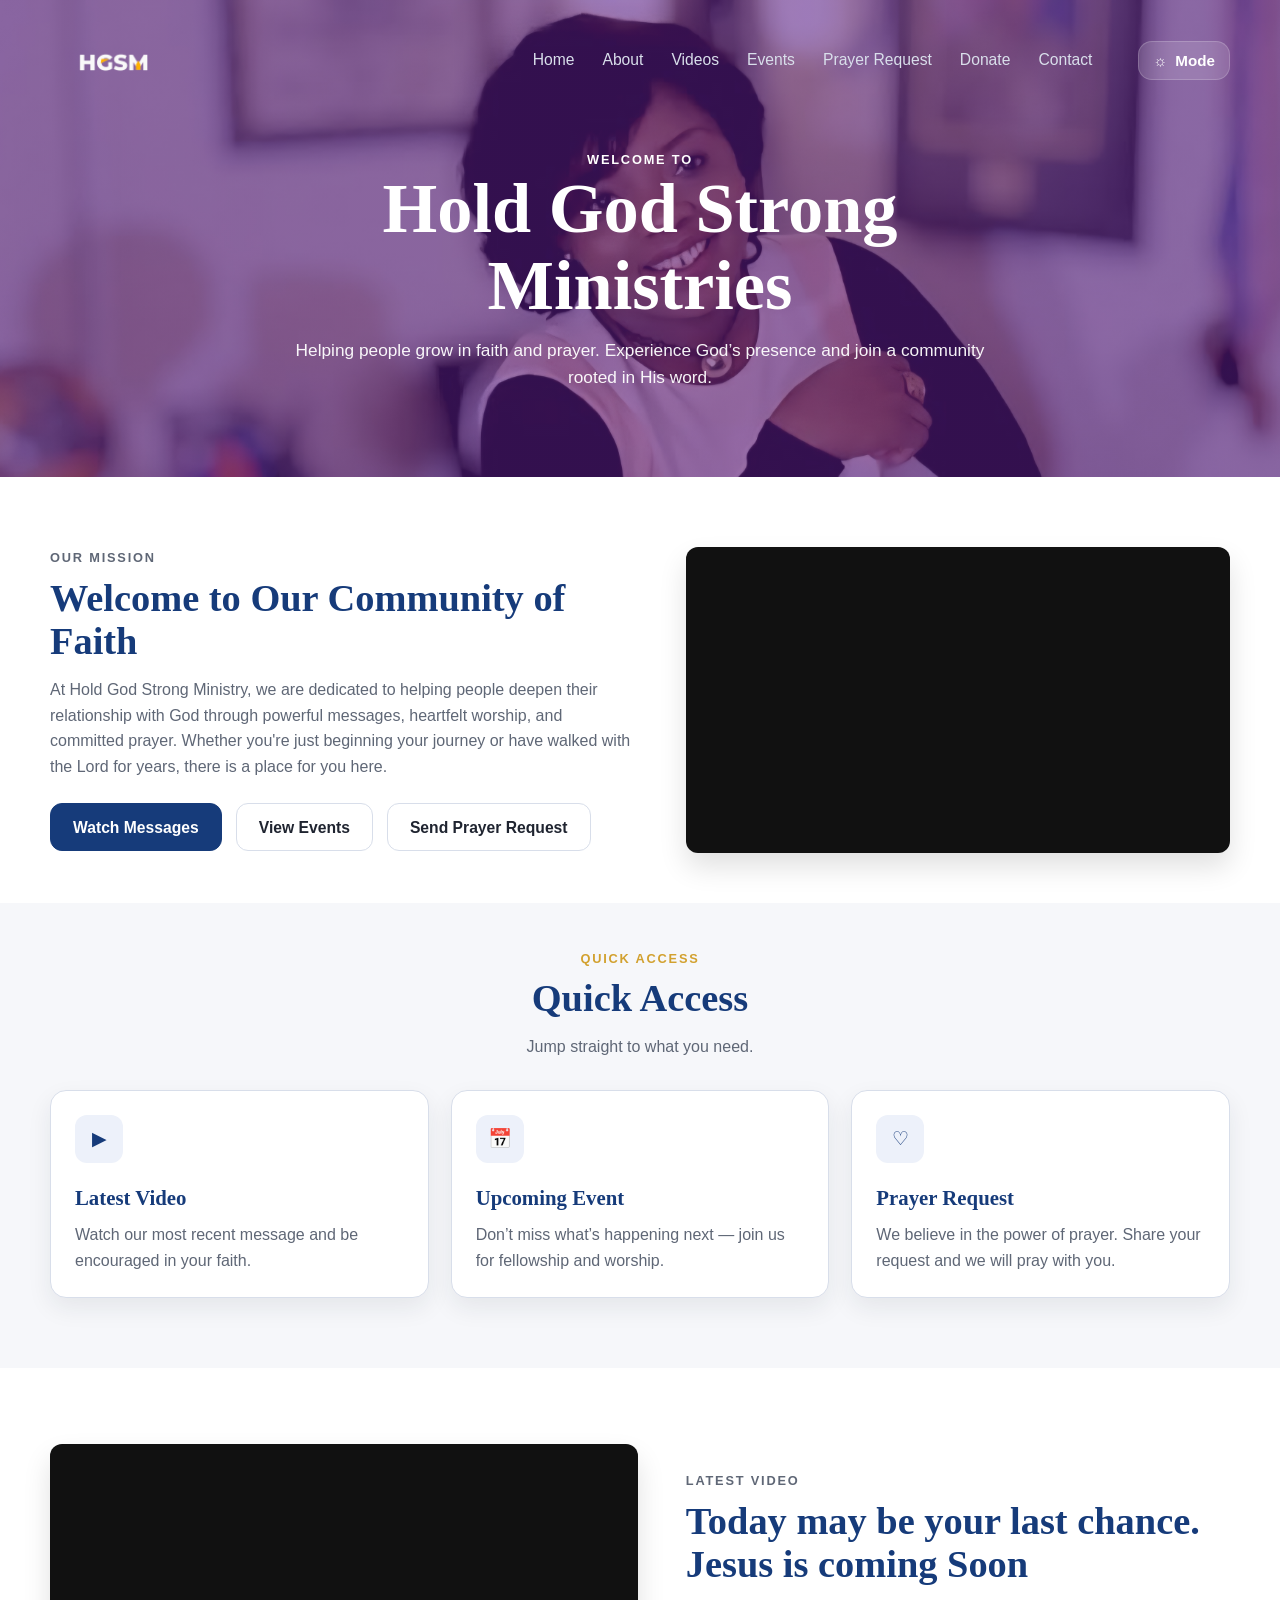
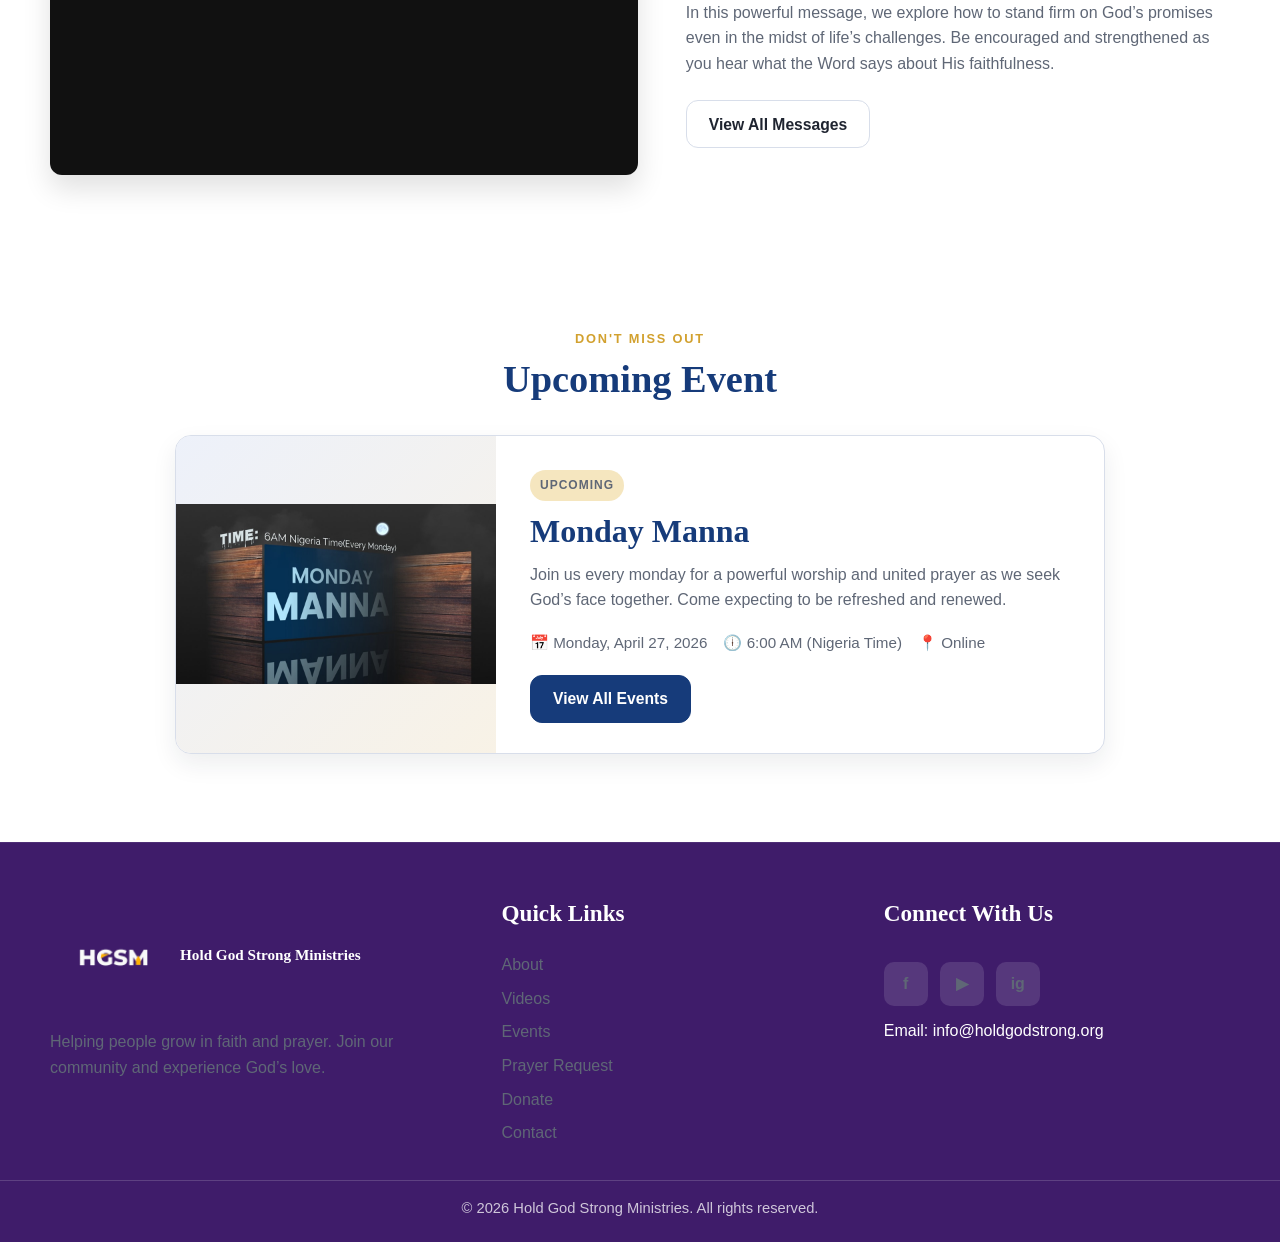
<file: index.html>
<!DOCTYPE html>
<html lang="en">
<head>
  <meta charset="UTF-8" />
  <meta name="viewport" content="width=device-width, initial-scale=1.0" />
  <title>Hold God Strong Ministries</title>

  <!-- Link to your CSS file -->
  <link rel="stylesheet" href="css/style.css" />
  <script src="js/main.js" defer></script>
</head>
<body class="home-page">

  <!-- Header / Navigation -->
  <header>
    <div class="container nav-bar">
      <div class="logo">
        <a href="index.html" class="logo">
            <img src="images/HGSM03.png" alt="Hold God Strong Ministries Logo">
            <!--<span class="logo-text">Hold God Strong Ministries</span>-->
        </a>
      </div>

      <button class="menu-toggle" aria-label="Open menu" aria-expanded="false">
        <span></span>
        <span></span>
        <span></span>
      </button>

      <nav class="site-nav">
        <ul>
          <li><a href="index.html" class="active">Home</a></li>
          <li><a href="about.html">About</a></li>
          <li><a href="videos.html">Videos</a></li>
          <li><a href="events.html">Events</a></li>
          <li><a href="prayer.html">Prayer Request</a></li>
          <li><a href="donate.html">Donate</a></li>
          <li><a href="contact.html">Contact</a></li>
        </ul>

        <div class="mobile-theme-switcher">
          <button class="mobile-theme-toggle" id="mobileThemeToggle" type="button" aria-expanded="false">
            <span>Mode</span>
            <span class="mobile-theme-arrow">▾</span>
          </button>

          <div class="mobile-theme-dropdown" id="mobileThemeDropdown">
            <button class="theme-option active" data-theme="light">☀️ Light</button>
            <button class="theme-option" data-theme="dark">🌙 Dark</button>
            <button class="theme-option" data-theme="auto">◐ Auto</button>
          </div>
        </div>
      </nav>

      <div class="theme-switcher">
        <button class="theme-toggle-btn" id="themeToggleBtn" aria-expanded="false" aria-label="Change theme">
          <span class="theme-icon">☼</span>
          <span>Mode</span>
        </button>

        <div class="theme-dropdown" id="themeDropdown">
          <button class="theme-option active" data-theme="light">☀️ Light</button>
          <button class="theme-option" data-theme="dark">🌙 Dark</button>
          <button class="theme-option" data-theme="auto">◐ Auto</button>
        </div>
      </div>
  </div>
  </header>

  <!-- Hero Section -->
  <section class="hero">
    <div class="hero-content">
      <p class="eyebrow">WELCOME TO</p>
      <h1>Hold God Strong Ministries</h1>
      <p class="hero-text">
        Helping people grow in faith and prayer. Experience God’s presence
        and join a community rooted in His word.
      </p>
    </div>
  </section>

  <!-- Welcome + Featured Video Section -->
  <section class="welcome-section">
    <div class="container two-column">
      
      <div class="welcome-text">
        <p class="section-tag">OUR MISSION</p>
        <h2>Welcome to Our Community of Faith</h2>
        <p>
          At Hold God Strong Ministry, we are dedicated to helping people
          deepen their relationship with God through powerful messages,
          heartfelt worship, and committed prayer. Whether you're just
          beginning your journey or have walked with the Lord for years,
          there is a place for you here.
        </p>

        <div class="button-group">
          <a href="videos.html" class="btn btn-primary">Watch Messages</a>
          <a href="events.html" class="btn btn-secondary">View Events</a>
          <a href="prayer.html" class="btn btn-secondary">Send Prayer Request</a>
        </div>
      </div>

      <div class="video-frame">
        <iframe
          src="https://www.youtube.com/embed/WaR-t9lhX-E"
          title="Featured Message"
          allow="accelerometer; autoplay; clipboard-write; encrypted-media; gyroscope; picture-in-picture; web-share"
          referrerpolicy="strict-origin-when-cross-origin"
          allowfullscreen>
        </iframe>
      </div>

    </div>
  </section>

  <!-- Quick Access Section -->
  <section class="quick-access">
    <div class="container">
      <p class="section-tag">QUICK ACCESS</p>
      <h2>Quick Access</h2>
      <p class="quick-subtext">Jump straight to what you need.</p>

      <div class="quick-grid">

        <div class="quick-card">
          <div class="icon-box">▶</div>
          <h3>Latest Video</h3>
          <p>Watch our most recent message and be encouraged in your faith.</p>
        </div>

        <div class="quick-card">
          <div class="icon-box">📅</div>
          <h3>Upcoming Event</h3>
          <p>Don’t miss what’s happening next — join us for fellowship and worship.</p>
        </div>

        <div class="quick-card">
          <div class="icon-box">♡</div>
          <h3>Prayer Request</h3>
          <p>We believe in the power of prayer. Share your request and we will pray with you.</p>
        </div>

      </div>
    </div>
  </section>

  <!-- Latest Video Section -->
  <section class="latest-video-section">
    <div class="container two-column">

      <div class="video-frame">
        <iframe
          src="https://www.youtube.com/embed/DIyNE5Nm9FE"
          title="Latest Video"
          allow="accelerometer; autoplay; clipboard-write; encrypted-media; gyroscope; picture-in-picture; web-share"
          referrerpolicy="strict-origin-when-cross-origin"
          allowfullscreen>
        </iframe>
      </div>

      <div class="latest-copy">
        <p class="section-tag">LATEST VIDEO</p>
        <h2>Today may be your last chance. Jesus is coming Soon</h2>
        <p>
          In this powerful message, we explore how to stand firm on God’s
          promises even in the midst of life’s challenges. Be encouraged and
          strengthened as you hear what the Word says about His faithfulness.
        </p>

        <div class="button-group">
          <a href="videos.html" class="btn btn-secondary">View All Messages</a>
        </div>
      </div>

    </div>
  </section>

  <!-- Upcoming Event Section -->
  <section class="event-section">
    <div class="container">
      <p class="section-tag">DON'T MISS OUT</p>
      <h2>Upcoming Event</h2>

      <div class="event-card">
        <div class="event-image">
          <span><img src="images/event1.jpg" alt="Event Image"></span>
        </div>

        <div class="event-copy">
          <p class="event-label">UPCOMING</p>
          <h3>Monday Manna</h3>
          <p>
            Join us every monday for a powerful worship and united prayer as
            we seek God’s face together. Come expecting to be refreshed
            and renewed.
          </p>

          <div class="event-meta">
            <span>📅 Monday, April 27, 2026</span>
            <span>🕕 6:00 AM (Nigeria Time)</span>
            <span>📍 Online</span>
          </div>

          <a href="events.html" class="btn btn-primary">View All Events</a>
        </div>
      </div>
    </div>
  </section>

  <!-- Footer -->
  <footer>
    <div class="container footer-grid">

      <div class="footer-about">
        <a href="index.html" class="footer-brand">
          <img src="images/HGSM03.png" alt="Hold God Strong Ministries Logo">
          <span>Hold God Strong Ministries</span>
        </a>
        <p>
          Helping people grow in faith and prayer. Join our community and
          experience God’s love.
        </p>
      </div>

      <div class="footer-links">
        <h3>Quick Links</h3>
        <a href="about.html">About</a>
        <a href="videos.html">Videos</a>
        <a href="events.html">Events</a>
        <a href="prayer.html">Prayer Request</a>
        <a href="donate.html">Donate</a>
        <a href="contact.html">Contact</a>
      </div>

      <div class="footer-links">
        <h3>Connect With Us</h3>
        <div class="social-row">
          <a href="https://www.facebook.com/profile.php?id=100069398833321&sk=photos">
            <span class="social-chip">f</span>
          </a>
          <a href="https://www.youtube.com/@holdgodstrongministries7908">
            <span class="social-chip">▶</span>
          </a>
          <a href="https://www.instagram.com/ofurelawrnce/">
            <span class="social-chip">ig</span>
          </a>
          <p>Email: info@holdgodstrong.org</p>
        </div>
      </div>


    </div>

    <div class="footer-bottom">
      <p>© 2026 Hold God Strong Ministries. All rights reserved.</p>
    </div>
  </footer>

</body>
</html>
</file>
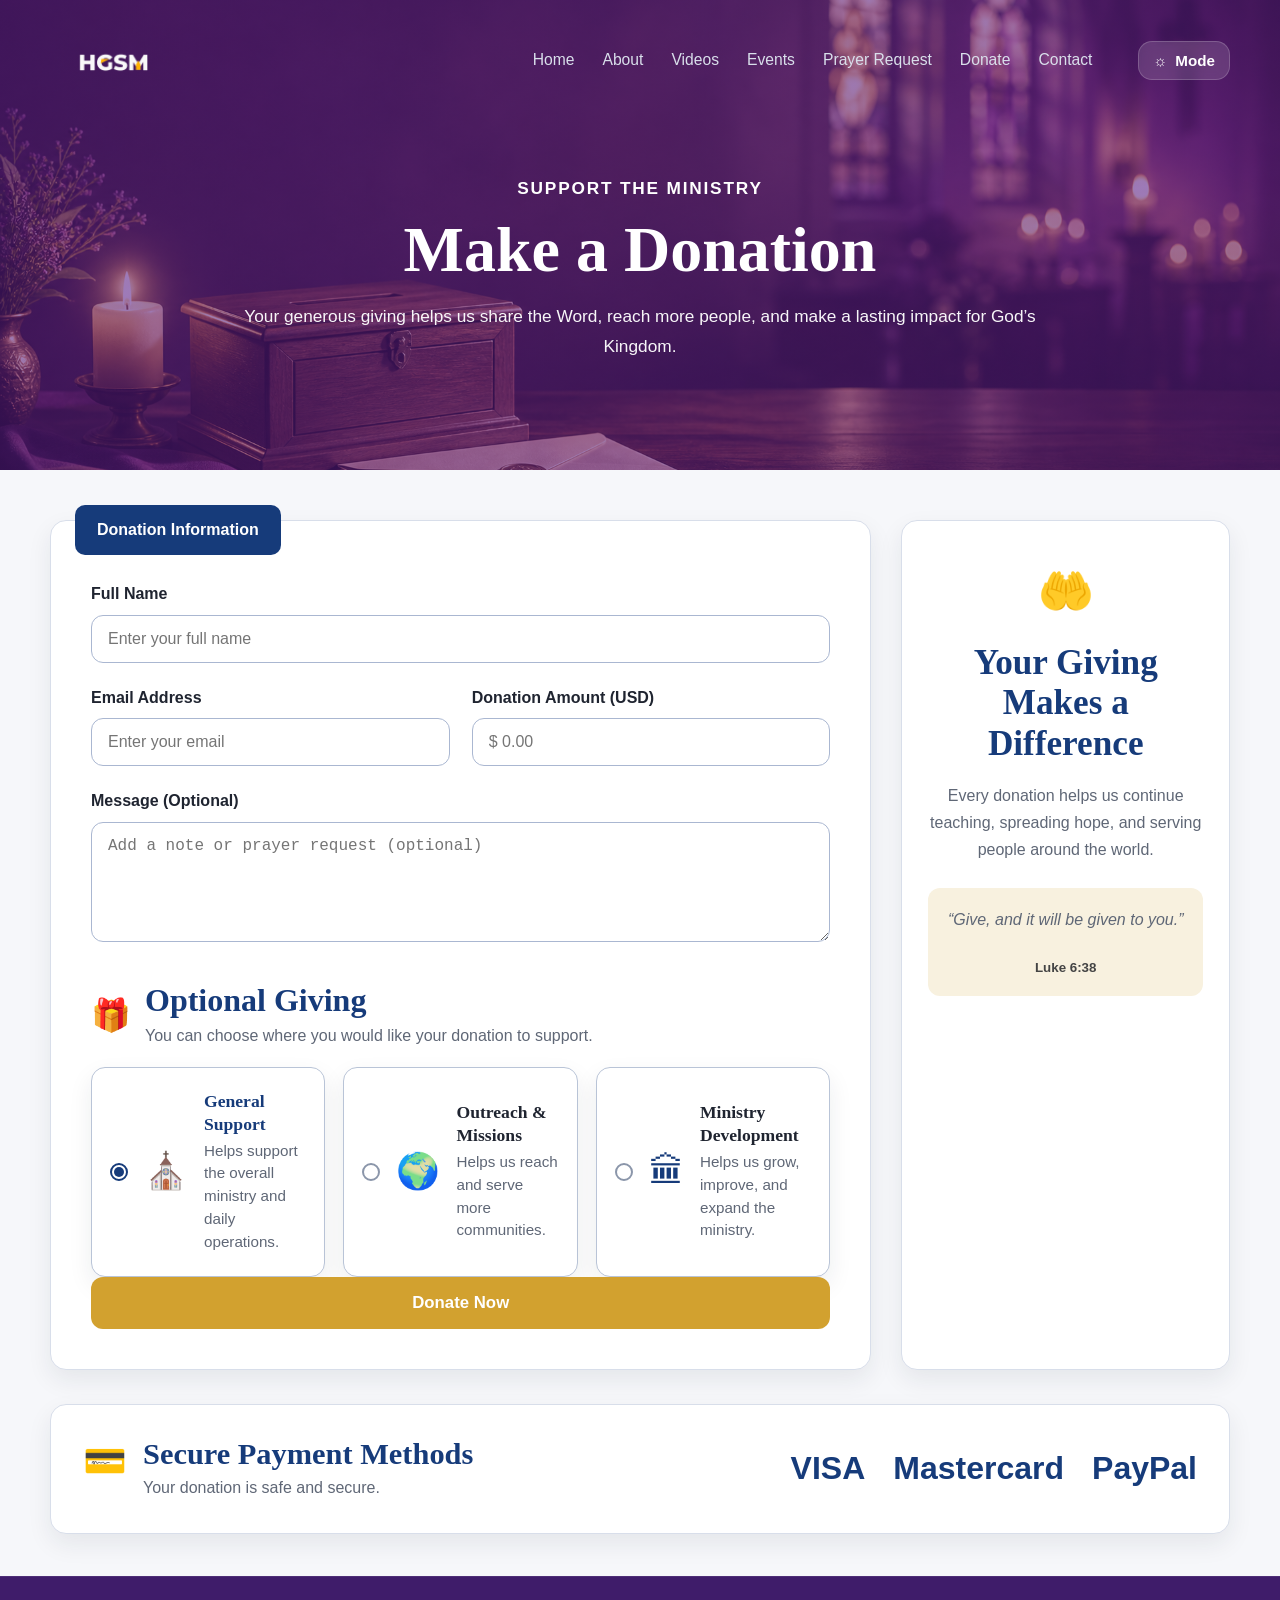
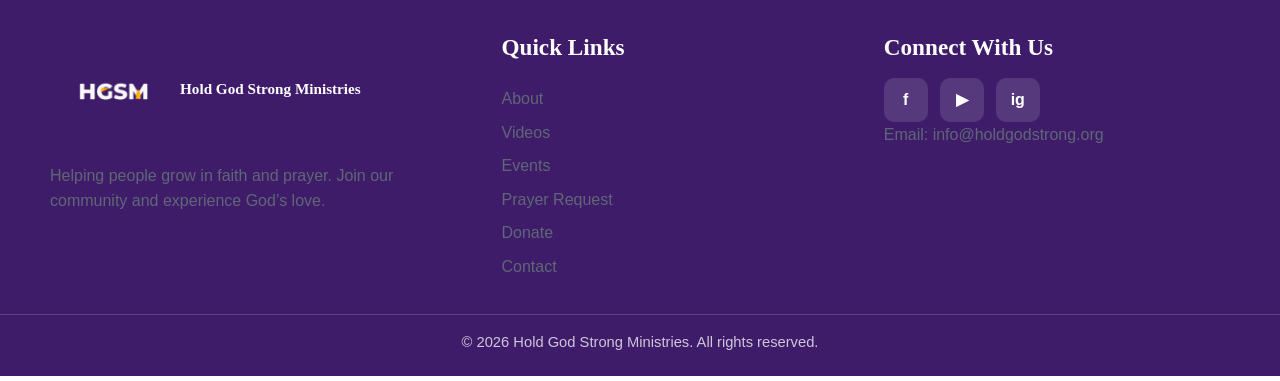
<file: donate.html>
<!DOCTYPE html>
<html lang="en">
<head>
  <meta charset="UTF-8" />
  <meta name="viewport" content="width=device-width, initial-scale=1.0" />
  <title>Donate - Hold God Strong Ministries</title>
  <meta
    name="description"
    content="Support Hold God Strong Ministries through your generous donation."
  />

  <link rel="stylesheet" href="css/donate.css" />
  <script src="js/main.js" defer></script>
</head>
<body>

  <!-- Header / Navigation -->
  <header>
    <div class="container nav-bar">
      <a href="index.html" class="logo">
        <img src="images/HGSM03.png" alt="Hold God Strong Ministries Logo" />
        <!-- <span class="logo-text">Hold God Strong Ministries</span> -->
      </a>

      <button class="menu-toggle" aria-label="Open menu" aria-expanded="false">
        <span></span>
        <span></span>
        <span></span>
      </button>

      <nav class="site-nav">
        <ul>
          <li><a href="index.html">Home</a></li>
          <li><a href="about.html">About</a></li>
          <li><a href="videos.html">Videos</a></li>
          <li><a href="events.html">Events</a></li>
          <li><a href="prayer.html">Prayer Request</a></li>
          <li><a href="donate.html" class="active">Donate</a></li>
          <li><a href="contact.html">Contact</a></li>
        </ul>

        <div class="mobile-theme-switcher">
          <button class="mobile-theme-toggle" id="mobileThemeToggle" type="button" aria-expanded="false">
            <span>Mode</span>
            <span class="mobile-theme-arrow">▾</span>
          </button>

          <div class="mobile-theme-dropdown" id="mobileThemeDropdown">
            <button class="theme-option active" data-theme="light">☀️ Light</button>
            <button class="theme-option" data-theme="dark">🌙 Dark</button>
            <button class="theme-option" data-theme="auto">◐ Auto</button>
          </div>
        </div>
      </nav>

      <div class="theme-switcher">
        <button class="theme-toggle-btn" id="themeToggleBtn" aria-expanded="false" aria-label="Change theme">
          <span class="theme-icon">☼</span>
          <span>Mode</span>
        </button>

        <div class="theme-dropdown" id="themeDropdown">
          <button class="theme-option active" data-theme="light">☀️ Light</button>
          <button class="theme-option" data-theme="dark">🌙 Dark</button>
          <button class="theme-option" data-theme="auto">◐ Auto</button>
        </div>
      </div>
    </div>
  </header>

  <main>
    <!-- Donation Hero -->
    <section class="page-hero donate-hero-bg">
      <div class="page-hero-content">
        <p class="eyebrow">SUPPORT THE MINISTRY</p>
        <h1>Make a Donation</h1>
        <p>
          Your generous giving helps us share the Word, reach more people,
          and make a lasting impact for God’s Kingdom.
        </p>
      </div>
    </section>

    <!-- Donation Form + Side Card -->
    <section class="donation-section">
      <div class="container donation-layout">

        <div class="donation-form-card">
          <div class="donation-label-box">Donation Information</div>

          <form class="donation-form" action="#" method="POST">
            <div class="form-group">
              <label for="fullName">Full Name</label>
              <input type="text" id="fullName" name="fullName" placeholder="Enter your full name" />
            </div>

            <div class="form-row">
              <div class="form-group">
                <label for="email">Email Address</label>
                <input type="email" id="email" name="email" placeholder="Enter your email" />
              </div>

              <div class="form-group">
                <label for="amount">Donation Amount (USD)</label>
                <input type="text" id="amount" name="amount" placeholder="$ 0.00" />
              </div>
            </div>

            <div class="form-group">
              <label for="message">Message (Optional)</label>
              <textarea
                id="message"
                name="message"
                rows="5"
                placeholder="Add a note or prayer request (optional)"
              ></textarea>
            </div>

            <!-- Optional Giving -->
            <div class="optional-giving">
              <div class="section-heading">
                <div class="section-icon">🎁</div>
                <div>
                  <h2>Optional Giving</h2>
                  <p>You can choose where you would like your donation to support.</p>
                </div>
              </div>

              <div class="giving-options-grid">
                <label class="giving-option-card">
                  <input
                    type="radio"
                    name="givingPurpose"
                    value="General Support"
                    class="giving-radio"
                    checked
                  />
                  <span class="radio-circle"></span>
                  <span class="option-icon">⛪</span>
                  <span class="option-text">
                    <h3>General Support</h3>
                    <p>Helps support the overall ministry and daily operations.</p>
                  </span>
                </label>

                <label class="giving-option-card">
                  <input
                    type="radio"
                    name="givingPurpose"
                    value="Outreach & Missions"
                    class="giving-radio"
                  />
                  <span class="radio-circle"></span>
                  <span class="option-icon">🌍</span>
                  <span class="option-text">
                    <h3>Outreach &amp; Missions</h3>
                    <p>Helps us reach and serve more communities.</p>
                  </span>
                </label>

                <label class="giving-option-card">
                  <input
                    type="radio"
                    name="givingPurpose"
                    value="Ministry Development"
                    class="giving-radio"
                  />
                  <span class="radio-circle"></span>
                  <span class="option-icon">🏛</span>
                  <span class="option-text">
                    <h3>Ministry Development</h3>
                    <p>Helps us grow, improve, and expand the ministry.</p>
                  </span>
                </label>
              </div>
            </div>

            <button type="submit" class="donate-btn">Donate Now</button>
          </form>
        </div>

        <aside class="giving-info-card">
          <div class="giving-icon">🤲</div>
          <h2>Your Giving Makes a Difference</h2>
          <p>
            Every donation helps us continue teaching, spreading hope,
            and serving people around the world.
          </p>

          <div class="verse-box">
            <p>“Give, and it will be given to you.”</p>
            <small>Luke 6:38</small>
          </div>
        </aside>

      </div>
    </section>

    <!-- Payment Methods -->
    <section class="payment-section">
      <div class="container">
        <div class="payment-card">
          <div class="payment-left">
            <div class="payment-icon">💳</div>
            <div>
              <h2>Secure Payment Methods</h2>
              <p>Your donation is safe and secure.</p>
            </div>
          </div>

          <div class="payment-right">
            <span>VISA</span>
            <span>Mastercard</span>
            <span>PayPal</span>
          </div>
        </div>
      </div>
    </section>
  </main>

  <!-- Footer -->
  <footer>
    <div class="container footer-grid">
      <div class="footer-about">
        <a href="index.html" class="footer-brand">
          <img src="images/HGSM03.png" alt="Hold God Strong Ministries Logo" />
          <span>Hold God Strong Ministries</span>
        </a>
        <p>
          Helping people grow in faith and prayer. Join our community and
          experience God’s love.
        </p>
      </div>

      <div class="footer-links">
        <h3>Quick Links</h3>
        <a href="about.html">About</a>
        <a href="videos.html">Videos</a>
        <a href="events.html">Events</a>
        <a href="prayer.html">Prayer Request</a>
        <a href="donate.html">Donate</a>
        <a href="contact.html">Contact</a>
      </div>

      <div class="footer-contact">
        <h3>Connect With Us</h3>
        <div class="social-row">
          <a href="https://www.facebook.com/profile.php?id=100069398833321&sk=photos" target="_blank" rel="noopener noreferrer">
            <span class="social-chip">f</span>
          </a>
          <a href="https://www.youtube.com/@holdgodstrongministries7908" target="_blank" rel="noopener noreferrer">
            <span class="social-chip">▶</span>
          </a>
          <a href="https://www.instagram.com/ofurelawrnce/" target="_blank" rel="noopener noreferrer">
            <span class="social-chip">ig</span>
          </a>
        </div>
        <p>Email: info@holdgodstrong.org</p>
      </div>
    </div>

    <div class="footer-bottom">
      <p>© 2026 Hold God Strong Ministries. All rights reserved.</p>
    </div>
  </footer>

</body>
</html>
</file>
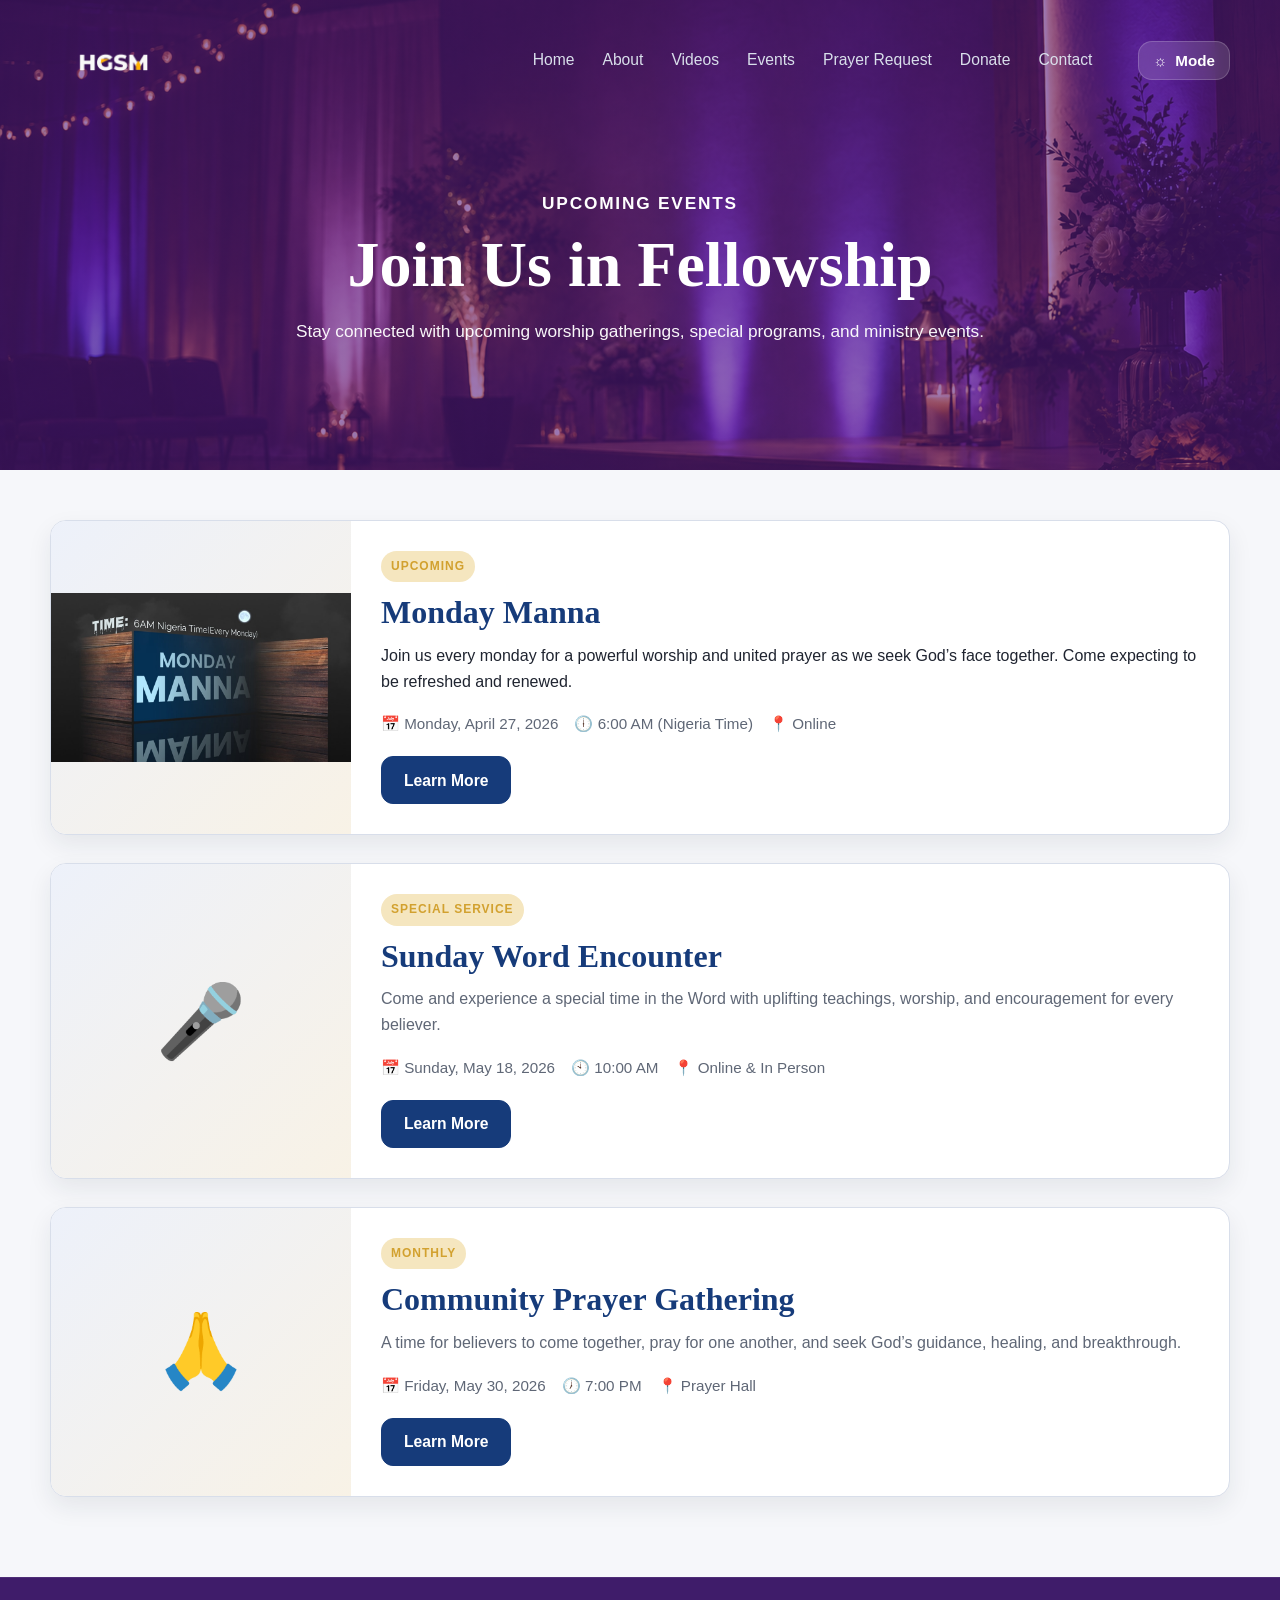
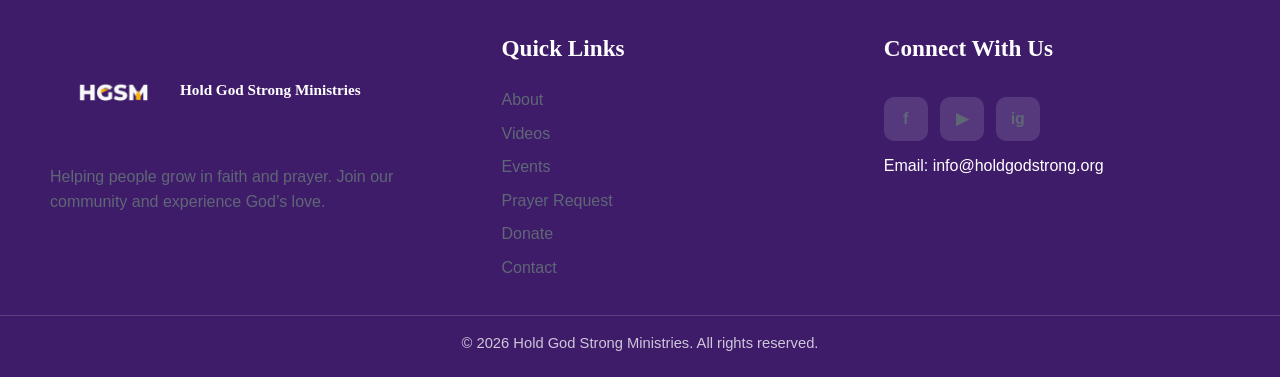
<file: events.html>
<!DOCTYPE html>
<html lang="en">
<head>
  <meta charset="UTF-8" />
  <meta name="viewport" content="width=device-width, initial-scale=1.0" />
  <title>Events - Hold God Strong Ministries</title>
  <meta
    name="description"
    content="View upcoming events and gatherings for Hold God Strong Ministries."
  />
  <link rel="stylesheet" href="css/style.css" />
  <script src="js/main.js" defer></script>
</head>

<body>

  <!-- Header / Navigation -->
  <header>
    <div class="container nav-bar">
      <div class="logo">
        <a href="index.html" class="logo">
            <img src="images/HGSM03.png" alt="Hold God Strong Ministries Logo">
            <!--<span class="logo-text">Hold God Strong Ministries</span>-->
        </a>
      </div>
      
      <button class="menu-toggle" aria-label="Open menu" aria-expanded="false">
        <span></span>
        <span></span>
        <span></span>
      </button>

      <nav class="site-nav">
        <ul>
          <li><a href="index.html">Home</a></li>
          <li><a href="about.html">About</a></li>
          <li><a href="videos.html">Videos</a></li>
          <li><a href="events.html" class="active">Events</a></li>
          <li><a href="prayer.html">Prayer Request</a></li>
          <li><a href="donate.html">Donate</a></li>
          <li><a href="contact.html">Contact</a></li>
        </ul>

        <div class="mobile-theme-switcher">
          <button class="mobile-theme-toggle" id="mobileThemeToggle" type="button" aria-expanded="false">
            <span>Mode</span>
            <span class="mobile-theme-arrow">▾</span>
          </button>

          <div class="mobile-theme-dropdown" id="mobileThemeDropdown">
            <button class="theme-option active" data-theme="light">☀️ Light</button>
            <button class="theme-option" data-theme="dark">🌙 Dark</button>
            <button class="theme-option" data-theme="auto">◐ Auto</button>
          </div>
        </div>
      </nav>

      <div class="theme-switcher">
        <button class="theme-toggle-btn" id="themeToggleBtn" aria-expanded="false" aria-label="Change theme">
          <span class="theme-icon">☼</span>
          <span>Mode</span>
        </button>

        <div class="theme-dropdown" id="themeDropdown">
          <button class="theme-option active" data-theme="light">☀️ Light</button>
          <button class="theme-option" data-theme="dark">🌙 Dark</button>
          <button class="theme-option" data-theme="auto">◐ Auto</button>
        </div>
      </div>
  </div>
  </header>

  <main>
    <!-- Events Hero -->
    <section class="page-hero events-hero-bg">
      <div class="page-hero-content">
        <p class="eyebrow">UPCOMING EVENTS</p>
        <h1>Join Us in Fellowship</h1>
        <p>
          Stay connected with upcoming worship gatherings, special programs,
          and ministry events.
        </p>
      </div>
    </section>

    <!-- Events Main Section -->
    <section class="events-section">
      <div class="container">
        <div class="events-list">

          <article class="event-page-card">
            <div class="event-image">
              <span><img src="images/event1.jpg" alt="Event Image"></span>
            </div>

            <div class="event-page-content">
              <p class="event-label">UPCOMING</p>
              <h2>Monday Manna</h2>
              <p>
                Join us every monday for a powerful worship and united prayer as
                we seek God’s face together. Come expecting to be refreshed
                and renewed.
              </p>

              <div class="event-meta">
                <span>📅 Monday, April 27, 2026</span>
                <span>🕕 6:00 AM (Nigeria Time)</span>
                <span>📍 Online</span>
              </div>

              <a href="https://www.facebook.com/photo.php?fbid=922460153410604&set=pb.100069398833321.-2207520000&type=3" class="btn btn-primary">Learn More</a>
            </div>
          </article>

          <article class="event-page-card">
            <div class="event-page-image">
              <span>🎤</span>
            </div>

            <div class="event-page-content">
              <p class="event-badge">SPECIAL SERVICE</p>
              <h2>Sunday Word Encounter</h2>
              <p class="event-page-text">
                Come and experience a special time in the Word with uplifting
                teachings, worship, and encouragement for every believer.
              </p>

              <div class="event-page-meta">
                <span>📅 Sunday, May 18, 2026</span>
                <span>🕙 10:00 AM</span>
                <span>📍 Online & In Person</span>
              </div>

              <a href="#" class="btn btn-primary">Learn More</a>
            </div>
          </article>

          <article class="event-page-card">
            <div class="event-page-image">
              <span>🙏</span>
            </div>

            <div class="event-page-content">
              <p class="event-badge">MONTHLY</p>
              <h2>Community Prayer Gathering</h2>
              <p class="event-page-text">
                A time for believers to come together, pray for one another,
                and seek God’s guidance, healing, and breakthrough.
              </p>

              <div class="event-page-meta">
                <span>📅 Friday, May 30, 2026</span>
                <span>🕖 7:00 PM</span>
                <span>📍 Prayer Hall</span>
              </div>

              <a href="#" class="btn btn-primary">Learn More</a>
            </div>
          </article>

        </div>
      </div>
    </section>
  </main>

  <!-- Footer -->
  <footer>
    <div class="container footer-grid">

      <div class="footer-about">
        <a href="index.html" class="footer-brand">
          <img src="images/HGSM03.png" alt="Hold God Strong Ministries Logo">
          <span>Hold God Strong Ministries</span>
        </a>
        <p>
          Helping people grow in faith and prayer. Join our community and
          experience God’s love.
        </p>
      </div>

      <div class="footer-links">
        <h3>Quick Links</h3>
        <a href="about.html">About</a>
        <a href="videos.html">Videos</a>
        <a href="events.html">Events</a>
        <a href="prayer.html">Prayer Request</a>
        <a href="donate.html">Donate</a>
        <a href="contact.html">Contact</a>
      </div>

      <div class="footer-links">
        <h3>Connect With Us</h3>
        <div class="social-row">
          <a href="https://www.facebook.com/profile.php?id=100069398833321&sk=photos">
            <span class="social-chip">f</span>
          </a>
          <a href="https://www.youtube.com/@holdgodstrongministries7908">
            <span class="social-chip">▶</span>
          </a>
          <a href="https://www.instagram.com/ofurelawrnce/">
            <span class="social-chip">ig</span>
          </a>
          <p>Email: info@holdgodstrong.org</p>
        </div>
      </div>


    </div>

    <div class="footer-bottom">
      <p>© 2026 Hold God Strong Ministries. All rights reserved.</p>
    </div>
  </footer>
</body>
</html>
</file>
<file: css/style.css>
/* =========================
   RESET / GLOBAL
========================= */
* {
  margin: 0;
  padding: 0;
  box-sizing: border-box;
}

:root {
  --blue: #163b7a;
  --blue-dark: #0f2c5c;
  --gold: #d2a12f;
  --gold-soft: #f5e6bf;
  --text: #1f2430;
  --muted: #5f6776;
  --white: #ffffff;
  --bg-light: #f6f7fa;
  --bg-soft: #f8f3e8;
  --border: #d8deea;
  --shadow: 0 10px 24px rgba(28, 35, 56, 0.08);
  --radius: 16px;
  --card-bg: #f8faff;
  --container: min(1180px, calc(100% - 80px));

  /* theme colors */
  --page-bg: #ffffff;
  --section-bg: #f6f7fa;
  --card-surface: #ffffff;
  --text-main: #1f2430;
  --text-soft: #5f6776;
  --input-bg: #ffffff;
  --input-border: #aab7d1;
}

html {
  scroll-behavior: smooth;
}

body {
  font-family: Arial, Helvetica, sans-serif;
  color: var(--text-main);
  background: var(--page-bg);
  line-height: 1.6;
}

img {
  display: block;
  max-width: 100%;
}

a {
  text-decoration: none;
  color: inherit;
}

.container {
  width: var(--container);
  margin: 0 auto;
}

.section-tag,
.eyebrow {
  text-transform: uppercase;
  letter-spacing: 1.8px;
  font-size: 0.8rem;
  font-weight: 700;
}

.section-tag {
  color: var(--gold);
  margin-bottom: 8px;
}

.btn {
  display: inline-flex;
  align-items: center;
  justify-content: center;
  gap: 8px;
  min-height: 48px;
  padding: 0 22px;
  border-radius: 12px;
  border: 1px solid var(--border);
  font-size: 0.98rem;
  font-weight: 600;
  cursor: pointer;
  transition: 0.25s ease;
}

.btn:hover {
  transform: translateY(-1px);
  box-shadow: 0 8px 18px rgba(20, 32, 61, 0.08);
}

.btn-primary {
  background: var(--blue);
  color: var(--white);
  border-color: var(--blue);
}

.btn-secondary {
  background: var(--white);
  color: var(--text);
}

.button-group {
  display: flex;
  flex-wrap: wrap;
  gap: 14px;
  margin-top: 24px;
}

.verse-box {
  background: #f8f1df;
  border-radius: 12px;
  padding: 18px 14px;
  color: #444;
  font-style: italic;
}

.verse-box small {
  display: block;
  margin-top: 8px;
  font-style: normal;
  font-weight: 700;
}

/* =========================
   THEME COLOR APPLICATION
========================= */
.welcome-section,
.about-section,
.about-scripture-section,
.latest-video-section,
.featured-video-section {
  background: var(--page-bg);
}

.quick-access,
.about-cards-section,
.contact-section,
.prayer-section,
.events-section,
.videos-grid-section,
.gallery-section,
.donation-section,
.payment-section {
  background: var(--section-bg);
}

.quick-card,
.about-info-card,
.contact-info-card,
.contact-form-card,
.prayer-form-card,
.prayer-info-card,
.event-page-card,
.thumbnail-card,
.scripture-card,
.event-card,
.donation-form-card,
.giving-info-card,
.payment-card,
.giving-option-card {
  background: var(--card-surface);
}

.welcome-text p,
.quick-card p,
.latest-copy p,
.event-copy p,
.about-text-card p,
.contact-info-card p,
.contact-item,
.prayer-info-card p,
.featured-video-copy p,
.event-page-text,
.thumbnail-card-content p,
.gallery-text,
.footer-about p,
.footer-contact p,
.footer-links a,
.quick-subtext,
.giving-info-card p,
.option-text p,
.payment-left p {
  color: var(--text-soft);
}

.form-group input,
.form-group textarea {
  background: var(--input-bg);
  border-color: var(--input-border);
  color: var(--text-main);
}

/* =========================
   HEADER / NAV
========================= */
header {
  position: absolute;
  top: 0;
  left: 0;
  width: 100%;
  background: transparent !important;
  box-shadow: none !important;
  border-bottom: none !important;
  z-index: 1000;
  transition: background 0.3s ease, box-shadow 0.3s ease;
}

header.scrolled {
  position: fixed;
  top: 0;
  left: 0;
  width: 100%;
  background: #3f1c6a !important;
  box-shadow: 0 8px 20px rgba(0, 0, 0, 0.12) !important;
  z-index: 1000;
}

header.scrolled .nav-bar {
  background: transparent !important;
}

.nav-bar {
  min-height: 92px;
  display: flex;
  align-items: center;
  justify-content: space-between;
  gap: 28px;
  position: relative;
  background: transparent !important;
  transition: min-height 0.3s ease;
}

header.scrolled .nav-bar {
  min-height: 82px;
}

.logo {
  display: flex;
  align-items: center;
  gap: 12px;
  flex-shrink: 0;
  text-decoration: none;
  background: transparent !important;
}

.logo img {
  height: 120px;
  width: auto;
  background-color: transparent !important;
}

.logo-text {
  font-size: 0.95rem;
  font-weight: 600;
  color: #ffffff;
  white-space: nowrap;
  letter-spacing: 0.2px;
}

.site-nav {
  margin-left: auto;
  background: transparent !important;
}

.site-nav ul {
  list-style: none;
  display: flex;
  align-items: center;
  gap: 28px;
  flex-wrap: wrap;
  background: transparent !important;
}

.site-nav li {
  background: transparent !important;
}

.site-nav a {
  color: #d9dfeb;
  font-size: 0.98rem;
  transition: color 0.2s ease;
}

.site-nav a.active {
  color: #d9dfeb;
}

.site-nav a:hover {
  color: var(--gold);
  font-weight: 700;
}

/* hamburger */
.menu-toggle {
  display: none;
  width: 46px;
  height: 46px;
  border: none;
  background: transparent;
  cursor: pointer;
  align-items: center;
  justify-content: center;
  flex-direction: column;
  gap: 6px;
}

.menu-toggle span {
  width: 24px;
  height: 2.5px;
  background: #ffffff;
  border-radius: 2px;
  transition: 0.25s ease;
}

.menu-toggle.active span:nth-child(1) {
  transform: translateY(8px) rotate(45deg);
}

.menu-toggle.active span:nth-child(2) {
  opacity: 0;
}

.menu-toggle.active span:nth-child(3) {
  transform: translateY(-8px) rotate(-45deg);
}

/* =========================
   THEME SWITCHER
========================= */
.theme-switcher {
  position: relative;
  margin-left: 18px;
  display: block;
}

.theme-toggle-btn {
  display: inline-flex;
  align-items: center;
  gap: 8px;
  background: rgba(255, 255, 255, 0.14);
  color: #ffffff;
  border: 1px solid rgba(255, 255, 255, 0.18);
  border-radius: 14px;
  padding: 10px 14px;
  font-size: 0.95rem;
  cursor: pointer;
  backdrop-filter: blur(6px);
  -webkit-backdrop-filter: blur(6px);
}

.theme-toggle-btn span {
  font-weight: 600;
}

.theme-dropdown {
  position: absolute;
  top: calc(100% + 10px);
  right: 0;
  width: 180px;
  background: #ffffff;
  border: 1px solid #e6e6e6;
  border-radius: 16px;
  box-shadow: 0 18px 40px rgba(20, 32, 61, 0.18);
  padding: 8px;
  display: none;
  z-index: 1300;
}

.theme-dropdown.show {
  display: block;
}

.theme-option {
  width: 100%;
  border: none;
  background: transparent;
  text-align: left;
  padding: 12px 14px;
  border-radius: 12px;
  font-size: 1rem;
  color: #151c2e;
  cursor: pointer;
}

.theme-option:hover,
.theme-option.active {
  background: #1e78c8;
  color: #ffffff;
}

/* hidden on desktop */
.mobile-theme-switcher {
  display: none;
}

/* =========================
   HERO - HOME
========================= */
.hero {
  position: relative;
  min-height: 470px;
  display: flex;
  align-items: center;
  justify-content: center;
  text-align: center;
  padding: 120px 20px 55px;
  color: #ffffff;
  background:
    linear-gradient(rgba(88, 28, 135, 0.58), rgba(88, 28, 135, 0.58)),
    url("../images/image1.jpg") center 20% / cover no-repeat;
}

.hero-content {
  width: min(820px, 92%);
  padding: 30px 0;
}

.hero h1 {
  font-family: Georgia, "Times New Roman", serif;
  font-size: clamp(2.6rem, 6vw, 4.4rem);
  line-height: 1.08;
  margin-bottom: 14px;
}

.hero-text {
  max-width: 740px;
  margin: 0 auto;
  font-size: 1.08rem;
  color: rgba(255, 255, 255, 0.95);
}

/* =========================
   HERO - OTHER PAGES
========================= */
.page-hero {
  position: relative;
  min-height: 470px;
  display: flex;
  align-items: center;
  justify-content: center;
  text-align: center;
  padding: 120px 20px 55px;
  color: #ffffff;
  background:
    linear-gradient(rgba(88, 28, 135, 0.58), rgba(88, 28, 135, 0.58)),
    url("../images/image1.jpg") center 20% / cover no-repeat;
}

.page-hero-content {
  width: min(900px, 92%);
  margin: 0 auto;
}

.page-hero .eyebrow,
.page-hero .section-tag {
  color: #ffffff;
  margin-bottom: 12px;
}

.page-hero h1 {
  font-family: Georgia, "Times New Roman", serif;
  font-size: clamp(2.4rem, 5vw, 4.4rem);
  line-height: 1.08;
  margin-bottom: 18px;
  color: #ffffff;
}

.page-hero p {
  max-width: 850px;
  margin: 0 auto;
  font-size: 1.08rem;
  line-height: 1.7;
  color: rgba(255, 255, 255, 0.96);
}

/* Optional page hero backgrounds */
.about-hero-bg {
  background:
    linear-gradient(rgba(88, 28, 135, 0.58), rgba(88, 28, 135, 0.58)),
    url("../images/about001.png") center 20% / cover no-repeat;
}

.videos-hero-bg {
  background:
    linear-gradient(rgba(88, 28, 135, 0.58), rgba(88, 28, 135, 0.58)),
    url("../images/videos001.png") center 20% / cover no-repeat;
}

.events-hero-bg {
  background:
    linear-gradient(rgba(88, 28, 135, 0.58), rgba(88, 28, 135, 0.58)),
    url("../images/events001.png") center 20% / cover no-repeat;
}

.prayer-hero-bg {
  background:
    linear-gradient(rgba(88, 28, 135, 0.58), rgba(88, 28, 135, 0.58)),
    url("../images/prayer001.png") center 20% / cover no-repeat;
}

.contact-hero-bg {
  background:
    linear-gradient(rgba(88, 28, 135, 0.58), rgba(88, 28, 135, 0.58)),
    url("../images/contact001.png") center 20% / cover no-repeat;
}

.donate-hero-bg {
  background:
    linear-gradient(rgba(88, 28, 135, 0.58), rgba(88, 28, 135, 0.58)),
    url("../images/donate.png") center 20% / cover no-repeat;
}

/* =========================
   SHARED CONTENT
========================= */
.welcome-section {
  padding: 70px 0 50px;
}

.two-column {
  display: grid;
  grid-template-columns: 1.08fr 1fr;
  gap: 48px;
  align-items: center;
}

.welcome-text h2,
.quick-access h2,
.latest-copy h2,
.event-section h2,
.about-text-card h2,
.contact-info-card h2,
.prayer-info-card h2,
.featured-video-copy h2,
.scripture-card h2,
.event-page-content h2,
.giving-info-card h2,
.section-heading h2,
.payment-left h2 {
  font-family: Georgia, "Times New Roman", serif;
  font-size: clamp(2rem, 3vw, 3rem);
  line-height: 1.12;
  margin-bottom: 14px;
  color: var(--blue);
}

.video-frame,
.featured-video-frame {
  background: #111;
  border-radius: 12px;
  overflow: hidden;
  box-shadow: 0 14px 28px rgba(0, 0, 0, 0.12);
}

.video-frame iframe,
.featured-video-frame iframe {
  width: 100%;
  aspect-ratio: 16 / 9;
  border: 0;
  display: block;
}

/* =========================
   QUICK ACCESS
========================= */
.quick-access {
  padding: 46px 0 70px;
  text-align: center;
}

.quick-subtext {
  max-width: 560px;
  margin: 0 auto 30px;
}

.quick-grid {
  display: grid;
  grid-template-columns: repeat(3, 1fr);
  gap: 22px;
  margin-top: 18px;
}

.quick-card,
.about-info-card,
.contact-info-card,
.contact-form-card,
.prayer-form-card,
.prayer-info-card,
.event-page-card,
.thumbnail-card,
.scripture-card,
.event-card,
.donation-form-card,
.giving-info-card,
.payment-card,
.giving-option-card {
  border: 1px solid var(--border);
  border-radius: var(--radius);
  box-shadow: var(--shadow);
}

.quick-card {
  text-align: left;
  padding: 24px;
}

.icon-box {
  width: 48px;
  height: 48px;
  border-radius: 12px;
  display: inline-flex;
  align-items: center;
  justify-content: center;
  margin-bottom: 18px;
  font-size: 1.2rem;
  background: #edf1fa;
  color: var(--blue);
}

.quick-card h3 {
  font-family: Georgia, "Times New Roman", serif;
  font-size: 1.3rem;
  margin-bottom: 8px;
  color: var(--blue);
}

/* =========================
   LATEST VIDEO / EVENT
========================= */
.latest-video-section {
  padding: 76px 0;
}

.event-section {
  padding: 78px 0 88px;
  text-align: center;
}

.event-card {
  margin: 34px auto 0;
  width: min(930px, 100%);
  display: grid;
  grid-template-columns: 320px 1fr;
  overflow: hidden;
  text-align: left;
}

.event-image,
.event-page-image {
  background: linear-gradient(135deg, #edf1fa, #f8f2e6);
  display: flex;
  align-items: center;
  justify-content: center;
}

.event-image {
  min-height: 260px;
  font-size: 5rem;
}

.event-copy {
  padding: 34px 34px 30px;
}

.event-label,
.event-badge,
.video-category {
  display: inline-block;
  background: var(--gold-soft);
  color: var(--gold);
  font-size: 0.75rem;
  font-weight: 700;
  letter-spacing: 1px;
  padding: 6px 10px;
  border-radius: 999px;
  margin-bottom: 12px;
}

.event-copy h3,
.video-card-content h3,
.about-info-card h3,
.option-text h3 {
  font-family: Georgia, "Times New Roman", serif;
  color: var(--blue);
}

.event-copy h3 {
  font-size: 2rem;
  line-height: 1.15;
  margin-bottom: 12px;
}

.event-meta,
.event-page-meta {
  display: flex;
  flex-wrap: wrap;
  gap: 16px;
  margin: 18px 0 20px;
  color: var(--muted);
  font-size: 0.95rem;
}

/* =========================
   ABOUT
========================= */
.about-section {
  padding: 60px 0;
}

.about-layout {
  display: grid;
  grid-template-columns: 1fr 1.2fr;
  gap: 32px;
  align-items: center;
}

.about-image-card {
  border-radius: 18px;
  overflow: hidden;
  box-shadow: var(--shadow);
}

.about-image-card img {
  width: 100%;
  height: 380px;
  object-fit: cover;
}

.about-cards-section {
  padding: 50px 0 70px;
}

.about-cards-grid {
  display: grid;
  grid-template-columns: repeat(3, 1fr);
  gap: 24px;
}

.about-info-card {
  padding: 28px 22px;
  text-align: center;
}

.about-card-icon {
  font-size: 2.5rem;
  margin-bottom: 14px;
}

.about-info-card h3 {
  font-size: 1.5rem;
  margin-bottom: 12px;
}

.about-scripture-section {
  padding: 60px 0 80px;
}

.scripture-card {
  padding: 40px 30px;
  text-align: center;
}

.scripture-text {
  font-family: Georgia, "Times New Roman", serif;
  font-size: 1.4rem;
  color: var(--text-main);
  margin-bottom: 10px;
  font-style: italic;
}

.scripture-reference {
  display: inline-block;
  color: var(--gold);
  font-weight: 700;
}

/* =========================
   CONTACT / PRAYER / EVENTS / VIDEOS
========================= */
.contact-section,
.prayer-section,
.events-section,
.videos-grid-section {
  padding: 50px 0 80px;
}

.contact-layout,
.prayer-layout {
  display: grid;
  grid-template-columns: 0.95fr 1.25fr;
  gap: 30px;
  align-items: start;
}

.contact-info-card,
.prayer-info-card {
  padding: 34px 26px;
}

.contact-icon,
.prayer-icon,
.giving-icon,
.payment-icon {
  font-size: 3rem;
  margin-bottom: 16px;
}

.contact-details {
  display: flex;
  flex-direction: column;
  gap: 16px;
}

.contact-item {
  padding-bottom: 12px;
  border-bottom: 1px solid #e5eaf3;
}

.contact-item strong {
  display: block;
  color: var(--text-main);
  margin-bottom: 4px;
}

.contact-form-card,
.prayer-form-card,
.donation-form-card {
  padding: 34px 34px 36px;
  position: relative;
}

.contact-label-box,
.prayer-label-box,
.donation-label-box {
  position: absolute;
  top: -16px;
  left: 24px;
  background: var(--blue);
  color: var(--white);
  padding: 12px 22px;
  border-radius: 10px;
  font-weight: 700;
  font-size: 1rem;
}

.contact-form,
.prayer-form,
.donation-form {
  margin-top: 18px;
}

/* =========================
   DONATE PAGE
========================= */
.donation-section {
  padding: 50px 0 34px;
}

.donation-layout {
  display: grid;
  grid-template-columns: 2fr 0.8fr;
  gap: 30px;
  align-items: start;
}

.giving-info-card {
  padding: 34px 26px;
  text-align: center;
  min-height: 100%;
}

.giving-info-card h2 {
  font-size: 2.2rem;
}

.optional-giving {
  margin-top: 34px;
}

.section-heading {
  display: flex;
  align-items: center;
  gap: 14px;
  margin-bottom: 18px;
}

.section-heading h2 {
  font-size: 2rem;
  margin-bottom: 4px;
}

.section-heading p {
  color: var(--text-soft);
  line-height: 1.6;
}

.section-icon {
  font-size: 2rem;
  color: var(--gold);
  flex-shrink: 0;
}

.giving-options-grid {
  display: grid;
  grid-template-columns: repeat(3, 1fr);
  gap: 18px;
  margin-top: 16px;
}

.giving-option-card {
  padding: 22px 18px;
  display: flex;
  align-items: center;
  gap: 16px;
  cursor: pointer;
  transition: border-color 0.25s ease, transform 0.25s ease, box-shadow 0.25s ease;
}

.giving-option-card:hover {
  border-color: var(--gold);
  transform: translateY(-2px);
}

.giving-radio {
  display: none;
}

.radio-circle {
  width: 18px;
  height: 18px;
  border: 2px solid #8b96aa;
  border-radius: 50%;
  flex-shrink: 0;
  position: relative;
}

.giving-radio:checked + .radio-circle {
  border-color: var(--blue);
}

.giving-radio:checked + .radio-circle::after {
  content: "";
  width: 10px;
  height: 10px;
  background: var(--blue);
  border-radius: 50%;
  position: absolute;
  top: 50%;
  left: 50%;
  transform: translate(-50%, -50%);
}

.option-icon {
  font-size: 2.2rem;
  color: var(--blue);
  flex-shrink: 0;
}

.option-text h3 {
  font-size: 1.1rem;
  line-height: 1.3;
  margin-bottom: 4px;
}

.option-text p {
  font-size: 0.95rem;
  line-height: 1.5;
}

.donate-btn {
  width: 100%;
  border: none;
  border-radius: 12px;
  background: var(--gold);
  color: var(--white);
  font-size: 1.05rem;
  font-weight: 700;
  padding: 16px;
  cursor: pointer;
  transition: background 0.2s ease, transform 0.2s ease;
}

.donate-btn:hover {
  background: #b98d25;
  transform: translateY(-1px);
}

.payment-section {
  padding: 0 0 42px;
}

.payment-card {
  padding: 28px 32px;
  display: flex;
  justify-content: space-between;
  align-items: center;
  gap: 20px;
}

.payment-left {
  display: flex;
  align-items: center;
  gap: 16px;
}

.payment-right {
  display: flex;
  gap: 28px;
  align-items: center;
  justify-content: flex-end;
  flex-wrap: wrap;
}

.payment-right span {
  font-size: 2rem;
  font-weight: 700;
  color: var(--blue);
}

/* =========================
   FORMS
========================= */
.form-row {
  display: grid;
  grid-template-columns: 1fr 1fr;
  gap: 22px;
}

.form-group {
  margin-bottom: 22px;
}

.form-group label {
  display: block;
  margin-bottom: 8px;
  font-weight: 700;
  color: var(--text-main);
}

.form-group input,
.form-group textarea {
  width: 100%;
  padding: 14px 16px;
  border: 1.5px solid var(--input-border);
  border-radius: 12px;
  font-size: 1rem;
  background: var(--input-bg);
  color: var(--text-main);
}

.form-group textarea {
  resize: vertical;
  min-height: 120px;
}

.contact-submit-btn,
.prayer-submit-btn {
  width: 100%;
}

.form-status-message {
  display: none;
  margin-top: 14px;
  padding: 12px 14px;
  border-radius: 10px;
  font-size: 0.95rem;
  font-weight: 600;
  line-height: 1.5;
}

.form-status-message.show {
  display: block;
}

.form-status-message.success {
  background: rgba(34, 197, 94, 0.14);
  border: 1px solid rgba(34, 197, 94, 0.45);
  color: #86efac;
}

.form-status-message.error {
  background: rgba(239, 68, 68, 0.14);
  border: 1px solid rgba(239, 68, 68, 0.45);
  color: #fca5a5;
}

.form-status-message.loading {
  background: rgba(59, 130, 246, 0.14);
  border: 1px solid rgba(59, 130, 246, 0.45);
  color: #93c5fd;
}

/* =========================
   EVENTS PAGE
========================= */
.events-list {
  display: flex;
  flex-direction: column;
  gap: 28px;
}

.event-page-card {
  overflow: hidden;
  display: grid;
  grid-template-columns: 300px 1fr;
}

.event-page-image {
  min-height: 240px;
  font-size: 4.5rem;
}

.event-page-content {
  padding: 30px;
}

.event-page-content h2 {
  font-size: 2rem;
  line-height: 1.15;
  margin-bottom: 12px;
}

/* =========================
   VIDEOS PAGE
========================= */
.featured-video-section {
  padding: 60px 0 40px;
}

.featured-video-layout {
  display: grid;
  grid-template-columns: 1.2fr 1fr;
  gap: 32px;
  align-items: center;
}

.videos-hero-text {
  max-width: 900px;
  color: #334155;
  font-size: 1.08rem;
}

.featured-video-frame {
  border-radius: 16px;
  box-shadow: 0 10px 24px rgba(28, 35, 56, 0.12);
}

.featured-video-copy h2 {
  font-family: Georgia, "Times New Roman", serif;
  font-size: 2.2rem;
  color: var(--blue);
  margin-bottom: 14px;
}

.featured-video-copy p {
  color: var(--text-soft);
  margin-bottom: 20px;
}

.video-category-section {
  margin-bottom: 50px;
}

.category-heading {
  font-family: Georgia, "Times New Roman", serif;
  font-size: 2rem;
  color: var(--blue);
  margin-bottom: 20px;
  border-left: 5px solid var(--gold);
  padding-left: 14px;
}

.thumbnail-grid {
  display: grid;
  grid-template-columns: repeat(4, 1fr);
  gap: 24px;
}

.thumbnail-card {
  overflow: hidden;
  transition: transform 0.3s ease, box-shadow 0.3s ease;
  cursor: pointer;
}

.thumbnail-card:hover,
.thumbnail-card.thumbnail-hover {
  transform: translateY(-8px);
  box-shadow: 0 18px 32px rgba(28, 35, 56, 0.16);
}

.thumbnail-image {
  position: relative;
  overflow: hidden;
  background: #111;
}

.thumbnail-image img {
  width: 100%;
  aspect-ratio: 16 / 9;
  object-fit: cover;
}

.thumbnail-play {
  position: absolute;
  inset: 0;
  display: flex;
  align-items: center;
  justify-content: center;
  font-size: 3rem;
  color: var(--white);
  background: rgba(0, 0, 0, 0.18);
}

.thumbnail-card-content {
  padding: 18px;
}

.thumbnail-card-content h3 {
  font-family: Georgia, "Times New Roman", serif;
  font-size: 1.2rem;
  color: var(--blue);
  margin-bottom: 8px;
}

.thumbnail-card-content p {
  font-size: 0.95rem;
}

/* =========================
   FOOTER
========================= */
footer {
  background: #3f1c6a;
  color: var(--white);
  padding-top: 52px;
  border-top: 1px solid rgba(255, 255, 255, 0.08);
}

.footer-grid {
  display: grid;
  grid-template-columns: 1.2fr 1fr 1fr;
  gap: 36px;
  padding-bottom: 34px;
}

.footer-about h3,
.footer-links h3,
.footer-contact h3 {
  font-family: Georgia, "Times New Roman", serif;
  font-size: 1.45rem;
  margin-bottom: 12px;
  color: var(--white);
}

.footer-links {
  display: flex;
  flex-direction: column;
  gap: 8px;
}

.social-row {
  display: flex;
  gap: 12px;
  margin-top: 10px;
  flex-wrap: wrap;
}

.social-chip {
  width: 44px;
  height: 44px;
  border-radius: 10px;
  background: rgba(255, 255, 255, 0.12);
  display: inline-flex;
  align-items: center;
  justify-content: center;
  font-weight: 700;
}

.footer-bottom {
  border-top: 1px solid rgba(255, 255, 255, 0.16);
  text-align: center;
  padding: 16px 0 22px;
  color: rgba(255, 255, 255, 0.75);
  font-size: 0.92rem;
}

.footer-brand {
  display: inline-flex;
  align-items: center;
  gap: 10px;
  margin-bottom: 14px;
  text-decoration: none;
}

.footer-brand img {
  height: 120px;
  width: auto;
  background-color: transparent;
}

.footer-brand span {
  font-family: Georgia, "Times New Roman", serif;
  font-size: 0.95rem;
  color: #ffffff;
  font-weight: 600;
}

/* =========================
   GALLERY
========================= */
.gallery-section {
  padding: 70px 0 80px;
  text-align: center;
}

.gallery-title {
  font-family: Georgia, "Times New Roman", serif;
  font-size: 2.3rem;
  color: var(--blue);
  margin-bottom: 10px;
}

.gallery-text {
  max-width: 700px;
  margin: 0 auto 34px;
  font-size: 1rem;
}

.gallery-grid {
  display: grid;
  grid-template-columns: repeat(3, 1fr);
  gap: 22px;
}

.gallery-card {
  border-radius: 18px;
  overflow: hidden;
  box-shadow: 0 10px 24px rgba(28, 35, 56, 0.08);
  cursor: pointer;
}

.gallery-card img {
  width: 100%;
  height: 260px;
  object-fit: cover;
  transition: transform 0.3s ease;
}

.gallery-card:hover img {
  transform: scale(1.04);
}

/* =========================
   LIGHTBOX
========================= */
.lightbox {
  display: none;
  position: fixed;
  inset: 0;
  background: rgba(0, 0, 0, 0.85);
  z-index: 9999;
  justify-content: center;
  align-items: center;
  padding: 30px;
}

.lightbox.show {
  display: flex;
}

.lightbox-img {
  max-width: 90%;
  max-height: 85vh;
  border-radius: 12px;
  box-shadow: 0 10px 30px rgba(0, 0, 0, 0.4);
}

.lightbox-close {
  position: absolute;
  top: 20px;
  right: 30px;
  font-size: 3rem;
  color: #ffffff;
  cursor: pointer;
  line-height: 1;
}

/* =========================
   DARK THEME
========================= */
body.theme-dark {
  --page-bg: #0f172a;
  --section-bg: #111827;
  --card-surface: #182235;
  --text-main: #f3f4f6;
  --text-soft: #c5cedd;
  --input-bg: #0f172a;
  --input-border: #334155;
}

body.theme-dark .welcome-text h2,
body.theme-dark .quick-access h2,
body.theme-dark .latest-copy h2,
body.theme-dark .event-section h2,
body.theme-dark .about-text-card h2,
body.theme-dark .contact-info-card h2,
body.theme-dark .prayer-info-card h2,
body.theme-dark .featured-video-copy h2,
body.theme-dark .scripture-card h2,
body.theme-dark .event-page-content h2,
body.theme-dark .giving-info-card h2,
body.theme-dark .section-heading h2,
body.theme-dark .payment-left h2,
body.theme-dark .quick-card h3,
body.theme-dark .about-info-card h3,
body.theme-dark .event-copy h3,
body.theme-dark .category-heading,
body.theme-dark .gallery-title,
body.theme-dark .thumbnail-card-content h3,
body.theme-dark .option-text h3,
body.theme-dark .payment-right span {
  color: #ffffff;
}

body.theme-dark .scripture-text,
body.theme-dark .form-group label {
  color: #ffffff;
}

body.theme-dark .theme-dropdown {
  background: #182235;
  border-color: #334155;
}

body.theme-dark .theme-option {
  color: #f3f4f6;
}

/* =========================
   RESPONSIVE
========================= */
@media (max-width: 1100px) {
  .thumbnail-grid {
    grid-template-columns: repeat(3, 1fr);
  }
}

@media (max-width: 980px) {
  .menuToggle,
  .menu-toggle {
    display: inline-flex;
  }

  /* desktop theme button hidden on mobile */
  .theme-switcher {
    display: none;
  }

  /* mobile theme block shown only on mobile */
  /* mobile theme dropdown */
.mobile-theme-switcher {
  display: block;
  margin-top: 18px;
  padding-top: 16px;
  border-top: 1px solid #e6e6e6;
}

.mobile-theme-toggle {
  width: 100%;
  display: flex;
  align-items: center;
  justify-content: space-between;
  border: none;
  background: #f4f6fb;
  color: #151c2e;
  padding: 14px 16px;
  border-radius: 12px;
  font-size: 1rem;
  font-weight: 700;
  cursor: pointer;
}

.mobile-theme-arrow {
  font-size: 1rem;
  transition: transform 0.25s ease;
}

.mobile-theme-switcher.open .mobile-theme-arrow {
  transform: rotate(180deg);
}

.mobile-theme-dropdown {
  display: none;
  margin-top: 10px;
  flex-direction: column;
  gap: 10px;
}

.mobile-theme-switcher.open .mobile-theme-dropdown {
  display: flex;
}

.mobile-theme-dropdown .theme-option {
  width: 100%;
  border: none;
  background: #f4f6fb;
  color: #151c2e !important;
  text-align: left;
  padding: 12px 14px;
  border-radius: 12px;
  font-size: 0.98rem;
  cursor: pointer;
  opacity: 1 !important;
}

.mobile-theme-dropdown .theme-option.active {
  background: #1e78c8;
  color: #ffffff !important;
}

.mobile-theme-dropdown .theme-option:not(.active) {
  background: #f4f6fb;
  color: #151c2e !important;
}

body.theme-dark .mobile-theme-dropdown .theme-option {
  background: #f4f6fb;
  color: #151c2e !important;
}

body.theme-dark .mobile-theme-dropdown .theme-option.active {
  background: #1e78c8;
  color: #ffffff !important;
}

  .site-nav {
  position: absolute;
  top: 100%;
  right: 0;
  width: min(320px, 92vw);
  max-height: calc(100vh - 110px);
  overflow-y: auto;
  background: #ffffff !important;
  border: 1px solid #e6e6e6;
  border-radius: 18px;
  box-shadow: 0 18px 40px rgba(20, 32, 61, 0.18);
  padding: 18px 20px 20px;
  display: none;
  z-index: 1200;
}

  .site-nav.open {
    display: block;
  }

  .site-nav ul {
    display: flex;
    flex-direction: column;
    align-items: flex-start;
    gap: 14px;
    margin: 0;
    padding: 0;
    list-style: none;
    background: transparent;
  }

  .site-nav li {
    width: 100%;
    background: transparent;
  }

  .site-nav a {
    display: block;
    width: 100%;
    padding: 8px 0;
    color: #151c2e;
    font-weight: 700;
  }

  .site-nav a.active {
    color: #151c2e;
  }

  .two-column,
  .about-layout,
  .about-cards-grid,
  .contact-layout,
  .prayer-layout,
  .event-card,
  .event-page-card,
  .featured-video-layout,
  .footer-grid,
  .donation-layout,
  .giving-options-grid {
    grid-template-columns: 1fr;
  }

  .quick-grid {
    grid-template-columns: repeat(2, 1fr);
  }

  .event-image,
  .event-page-image,
  .about-image-card img {
    min-height: 220px;
    height: 220px;
  }

  .payment-card {
    flex-direction: column;
    align-items: flex-start;
    padding: 24px;
  }

  .giving-info-card h2 {
    font-size: 2rem;
  }
}

@media (max-width: 900px) {
  .featured-video-layout {
    grid-template-columns: 1fr;
  }

  .thumbnail-grid,
  .gallery-grid {
    grid-template-columns: repeat(2, 1fr);
  }
}

@media (max-width: 700px) {
  .container {
    width: min(1180px, calc(100% - 32px));
  }

  .nav-bar {
    min-height: 84px;
  }

  header.scrolled .nav-bar {
    min-height: 78px;
  }

  .logo {
    gap: 10px;
  }

  .logo img,
  .footer-brand img {
    height: 120px;
  }

  .logo-text,
  .footer-brand span {
    font-size: 0.82rem;
    max-width: 150px;
    line-height: 1.2;
    white-space: normal;
  }

  .hero,
  .page-hero,
  .donation-hero,
  .donate-hero {
    min-height: 360px;
    padding: 110px 20px 45px;
  }

  .hero-content {
    padding: 20px 0;
  }

  .hero h1,
  .page-hero h1,
  .donation-hero h1,
  .donate-hero h1 {
    font-size: 2.4rem;
  }

  .button-group {
    flex-direction: column;
    align-items: stretch;
  }

  .btn {
    width: 100%;
  }

  .quick-grid,
  .thumbnail-grid,
  .gallery-grid {
    grid-template-columns: 1fr;
  }

  .contact-form-card,
  .prayer-form-card,
  .contact-info-card,
  .prayer-info-card,
  .donation-form-card,
  .giving-info-card {
    padding: 26px 20px 24px;
  }

  .contact-label-box,
  .prayer-label-box,
  .donation-label-box {
    position: static;
    display: inline-block;
    margin-bottom: 18px;
  }

  .form-row {
    grid-template-columns: 1fr;
  }

  .featured-video-copy h2,
  .category-heading,
  .event-page-content h2,
  .about-text-card h2,
  .scripture-card h2,
  .gallery-title,
  .section-heading h2,
  .giving-info-card h2,
  .payment-left h2 {
    font-size: 1.8rem;
  }

  .scripture-text {
    font-size: 1.2rem;
  }

  .gallery-card img {
    height: 220px;
  }

  .option-text h3 {
    font-size: 1.05rem;
  }

  .payment-right {
    gap: 16px;
    justify-content: flex-start;
  }

  .payment-right span {
    font-size: 1.5rem;
  }

  .lightbox-close {
    top: 12px;
    right: 20px;
    font-size: 2.4rem;
  }
}
</file>
<file: css/donate.css>
@import url("style.css");

/* =========================
   DONATE PAGE ONLY
========================= */

/* Hero section */
.donation-hero,
.donate-hero {
  position: relative;
  min-height: 470px;
  display: flex;
  align-items: center;
  justify-content: center;
  text-align: center;
  padding: 120px 20px 55px;
  color: #ffffff;
  background:
    linear-gradient(rgba(88, 28, 135, 0.58), rgba(88, 28, 135, 0.58)),
    url("../images/donate-hero.jpg") center 20% / cover no-repeat;
}

.donation-hero-content,
.donate-hero-content,
.page-hero-content {
  width: min(900px, 92%);
  margin: 0 auto;
}

.donation-hero .section-tag,
.donate-hero .section-tag,
.donation-hero .eyebrow,
.donate-hero .eyebrow {
  color: #ffffff;
  margin-bottom: 12px;
}

.donation-hero h1,
.donate-hero h1 {
  font-family: Georgia, "Times New Roman", serif;
  font-size: clamp(2.4rem, 5vw, 4.4rem);
  line-height: 1.08;
  margin-bottom: 18px;
  color: #ffffff;
}

.donation-hero p,
.donate-hero p {
  max-width: 850px;
  margin: 0 auto;
  font-size: 1.08rem;
  line-height: 1.7;
  color: rgba(255, 255, 255, 0.96);
}

/* =========================
   MAIN DONATION SECTION
========================= */
.donation-section {
  padding: 50px 0 34px;
  background: var(--section-bg);
}

.donation-layout {
  display: grid;
  grid-template-columns: 2fr 0.8fr;
  gap: 30px;
  align-items: start;
}

/* Cards */
.donation-form-card,
.giving-info-card,
.payment-card {
  background: var(--card-surface);
  border: 1px solid var(--border);
  border-radius: 16px;
  box-shadow: var(--shadow);
}

/* Form card */
.donation-form-card {
  padding: 42px 40px 40px;
  position: relative;
}

.donation-label-box {
  position: absolute;
  top: -16px;
  left: 24px;
  background: var(--blue);
  color: var(--white);
  padding: 12px 22px;
  border-radius: 10px;
  font-weight: 700;
  font-size: 1rem;
}

.donation-form {
  margin-top: 18px;
}

/* Donate button */
.donate-btn {
  width: 100%;
  border: none;
  border-radius: 12px;
  background: var(--gold);
  color: var(--white);
  font-size: 1.05rem;
  font-weight: 700;
  padding: 16px;
  cursor: pointer;
  transition: background 0.2s ease, transform 0.2s ease;
}

.donate-btn:hover {
  background: #b98d25;
  transform: translateY(-1px);
}

/* =========================
   SIDE ENCOURAGEMENT CARD
========================= */
.giving-info-card {
  padding: 34px 26px;
  text-align: center;
  min-height: 100%;
}

.giving-icon {
  font-size: 2.8rem;
  margin-bottom: 16px;
}

.giving-info-card h2 {
  font-family: Georgia, "Times New Roman", serif;
  font-size: 2.2rem;
  line-height: 1.15;
  color: var(--blue);
  margin-bottom: 18px;
}

.giving-info-card p {
  color: var(--text-soft);
  font-size: 1rem;
  line-height: 1.7;
  margin-bottom: 24px;
}

/* =========================
   OPTIONAL GIVING
========================= */
.optional-giving {
  margin-top: 34px;
}

.section-heading {
  display: flex;
  align-items: center;
  gap: 14px;
  margin-bottom: 18px;
}

.section-heading h2 {
  font-family: Georgia, "Times New Roman", serif;
  font-size: 2rem;
  color: var(--blue);
  margin-bottom: 4px;
}

.section-heading p {
  color: var(--text-soft);
  line-height: 1.6;
}

.section-icon {
  font-size: 2rem;
  color: var(--gold);
  flex-shrink: 0;
}

.giving-options-grid {
  display: grid;
  grid-template-columns: repeat(3, 1fr);
  gap: 18px;
  margin-top: 16px;
}

.giving-option-card {
  background: var(--card-surface);
  border: 1px solid #b9c4d7;
  border-radius: 14px;
  padding: 22px 18px;
  display: flex;
  align-items: center;
  gap: 16px;
  box-shadow: var(--shadow);
  cursor: pointer;
  transition: border-color 0.25s ease, transform 0.25s ease, box-shadow 0.25s ease;
}

.giving-option-card:hover {
  border-color: var(--gold);
  transform: translateY(-2px);
}

.giving-radio {
  display: none;
}

.radio-circle {
  width: 18px;
  height: 18px;
  border: 2px solid #8b96aa;
  border-radius: 50%;
  flex-shrink: 0;
  position: relative;
}

.giving-radio:checked + .radio-circle {
  border-color: var(--blue);
}

.giving-radio:checked + .radio-circle::after {
  content: "";
  width: 10px;
  height: 10px;
  background: var(--blue);
  border-radius: 50%;
  position: absolute;
  top: 50%;
  left: 50%;
  transform: translate(-50%, -50%);
}

.option-icon {
  font-size: 2.2rem;
  color: var(--blue);
  flex-shrink: 0;
}

.option-text h3 {
  font-family: Georgia, "Times New Roman", serif;
  font-size: 1.1rem;
  line-height: 1.3;
  margin-bottom: 4px;
  color: var(--text-main);
}

.option-text p {
  color: var(--text-soft);
  font-size: 0.95rem;
  line-height: 1.5;
}

.giving-radio:checked ~ .option-text h3 {
  color: var(--blue);
}

/* =========================
   PAYMENT SECTION
========================= */
.payment-section {
  padding: 0 0 42px;
  background: var(--section-bg);
}

.payment-card {
  padding: 28px 32px;
  display: flex;
  justify-content: space-between;
  align-items: center;
  gap: 20px;
}

.payment-left {
  display: flex;
  align-items: center;
  gap: 16px;
}

.payment-icon {
  font-size: 2.2rem;
  color: var(--blue);
}

.payment-left h2 {
  font-family: Georgia, "Times New Roman", serif;
  font-size: 1.9rem;
  color: var(--blue);
  margin-bottom: 4px;
}

.payment-left p {
  color: var(--text-soft);
  line-height: 1.6;
}

.payment-right {
  display: flex;
  gap: 28px;
  align-items: center;
  justify-content: flex-end;
  flex-wrap: wrap;
}

.payment-right span {
  font-size: 2rem;
  font-weight: 700;
  color: var(--blue);
}

/* =========================
   DARK THEME SUPPORT
========================= */
body.theme-dark .giving-info-card h2,
body.theme-dark .section-heading h2,
body.theme-dark .payment-left h2,
body.theme-dark .option-text h3 {
  color: #ffffff;
}

body.theme-dark .payment-right span {
  color: #ffffff;
}

body.theme-dark .giving-option-card {
  border-color: #334155;
}

/* =========================
   RESPONSIVE
========================= */
@media (max-width: 980px) {
  .donation-layout,
  .giving-options-grid {
    grid-template-columns: 1fr;
  }

  .payment-card {
    flex-direction: column;
    align-items: flex-start;
    padding: 24px;
  }

  .giving-info-card h2 {
    font-size: 2rem;
  }
}

@media (max-width: 700px) {
  .donation-hero,
  .donate-hero {
    min-height: 360px;
    padding: 110px 20px 45px;
  }

  .donation-hero h1,
  .donate-hero h1 {
    font-size: 2.4rem;
  }

  .donation-form-card,
  .giving-info-card {
    padding: 26px 20px 24px;
  }

  .donation-form-card {
    padding-top: 30px;
  }

  .donation-label-box {
    position: static;
    display: inline-block;
    margin-bottom: 18px;
  }

  .section-heading {
    align-items: flex-start;
  }

  .section-heading h2 {
    font-size: 1.7rem;
  }

  .giving-info-card h2 {
    font-size: 1.7rem;
  }

  .option-text h3 {
    font-size: 1.05rem;
  }

  .payment-right {
    gap: 16px;
    justify-content: flex-start;
  }

  .payment-right span {
    font-size: 1.5rem;
  }
}
</file>
